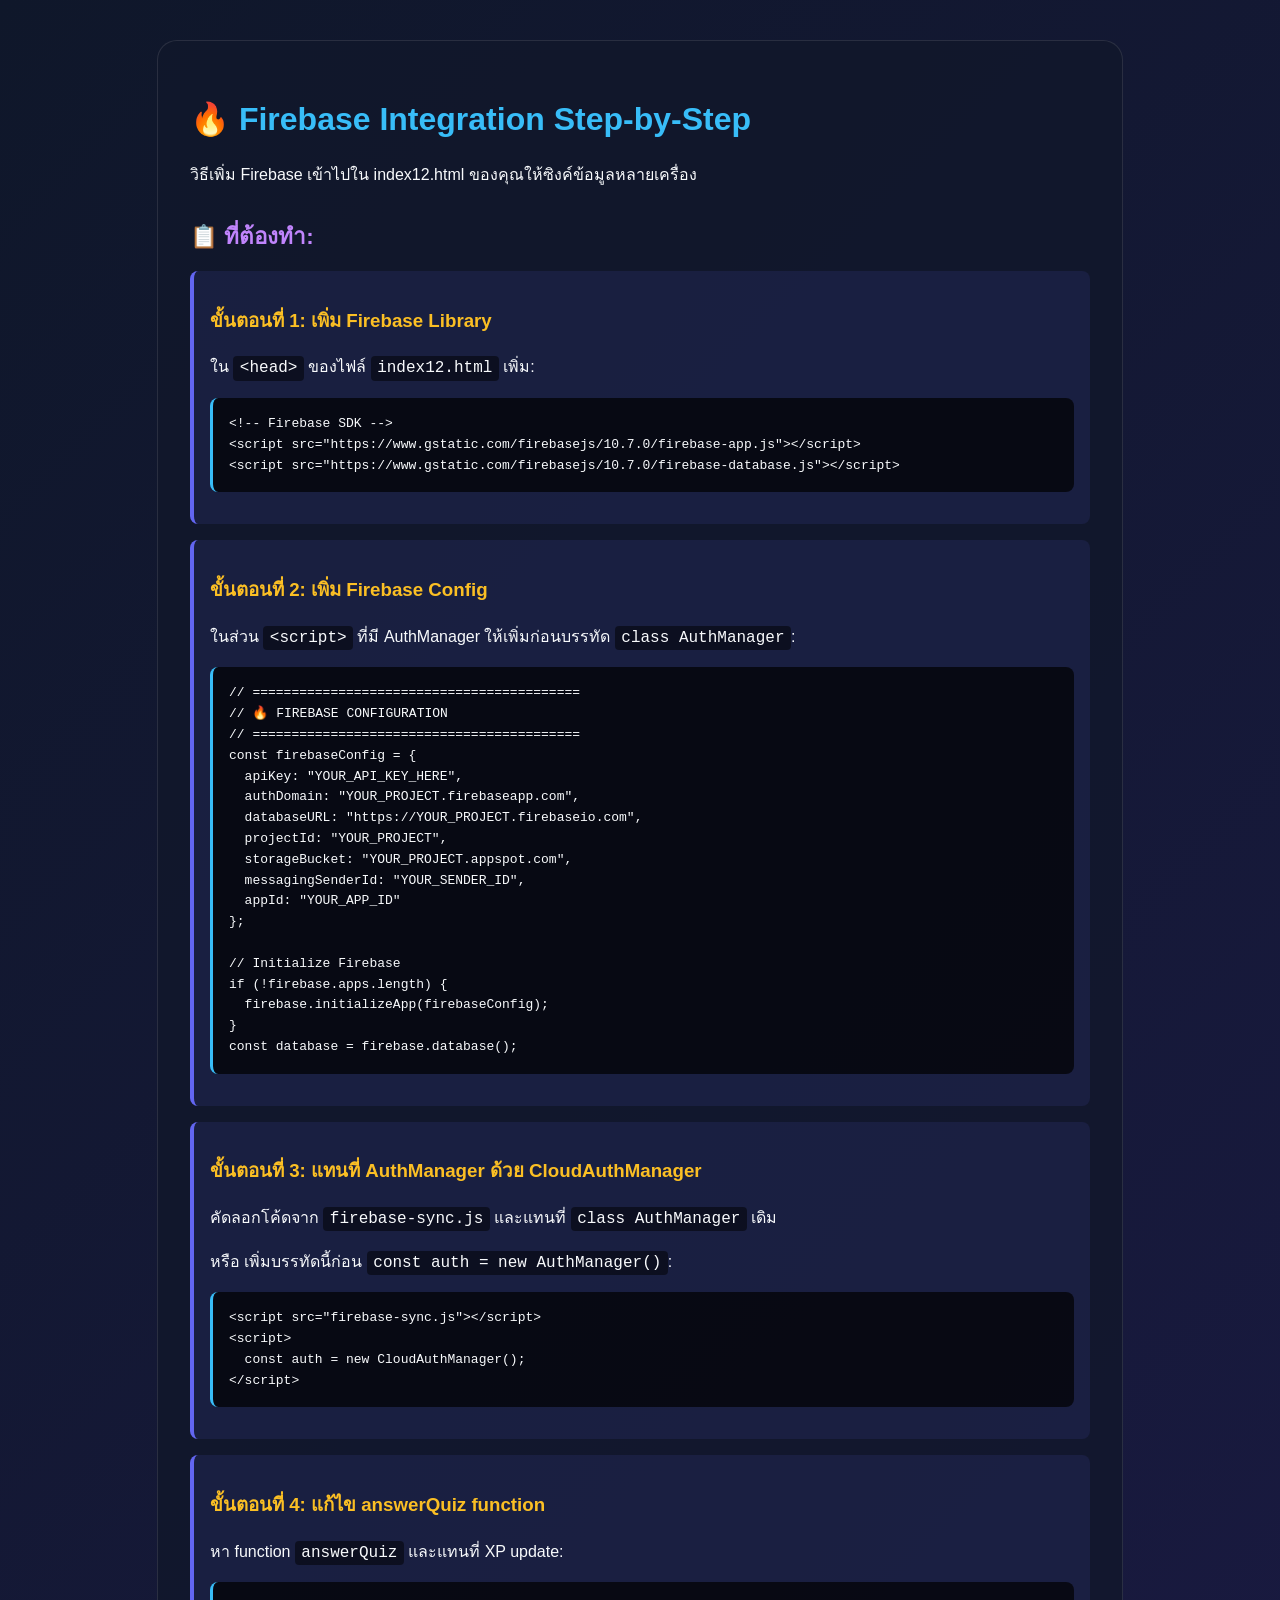
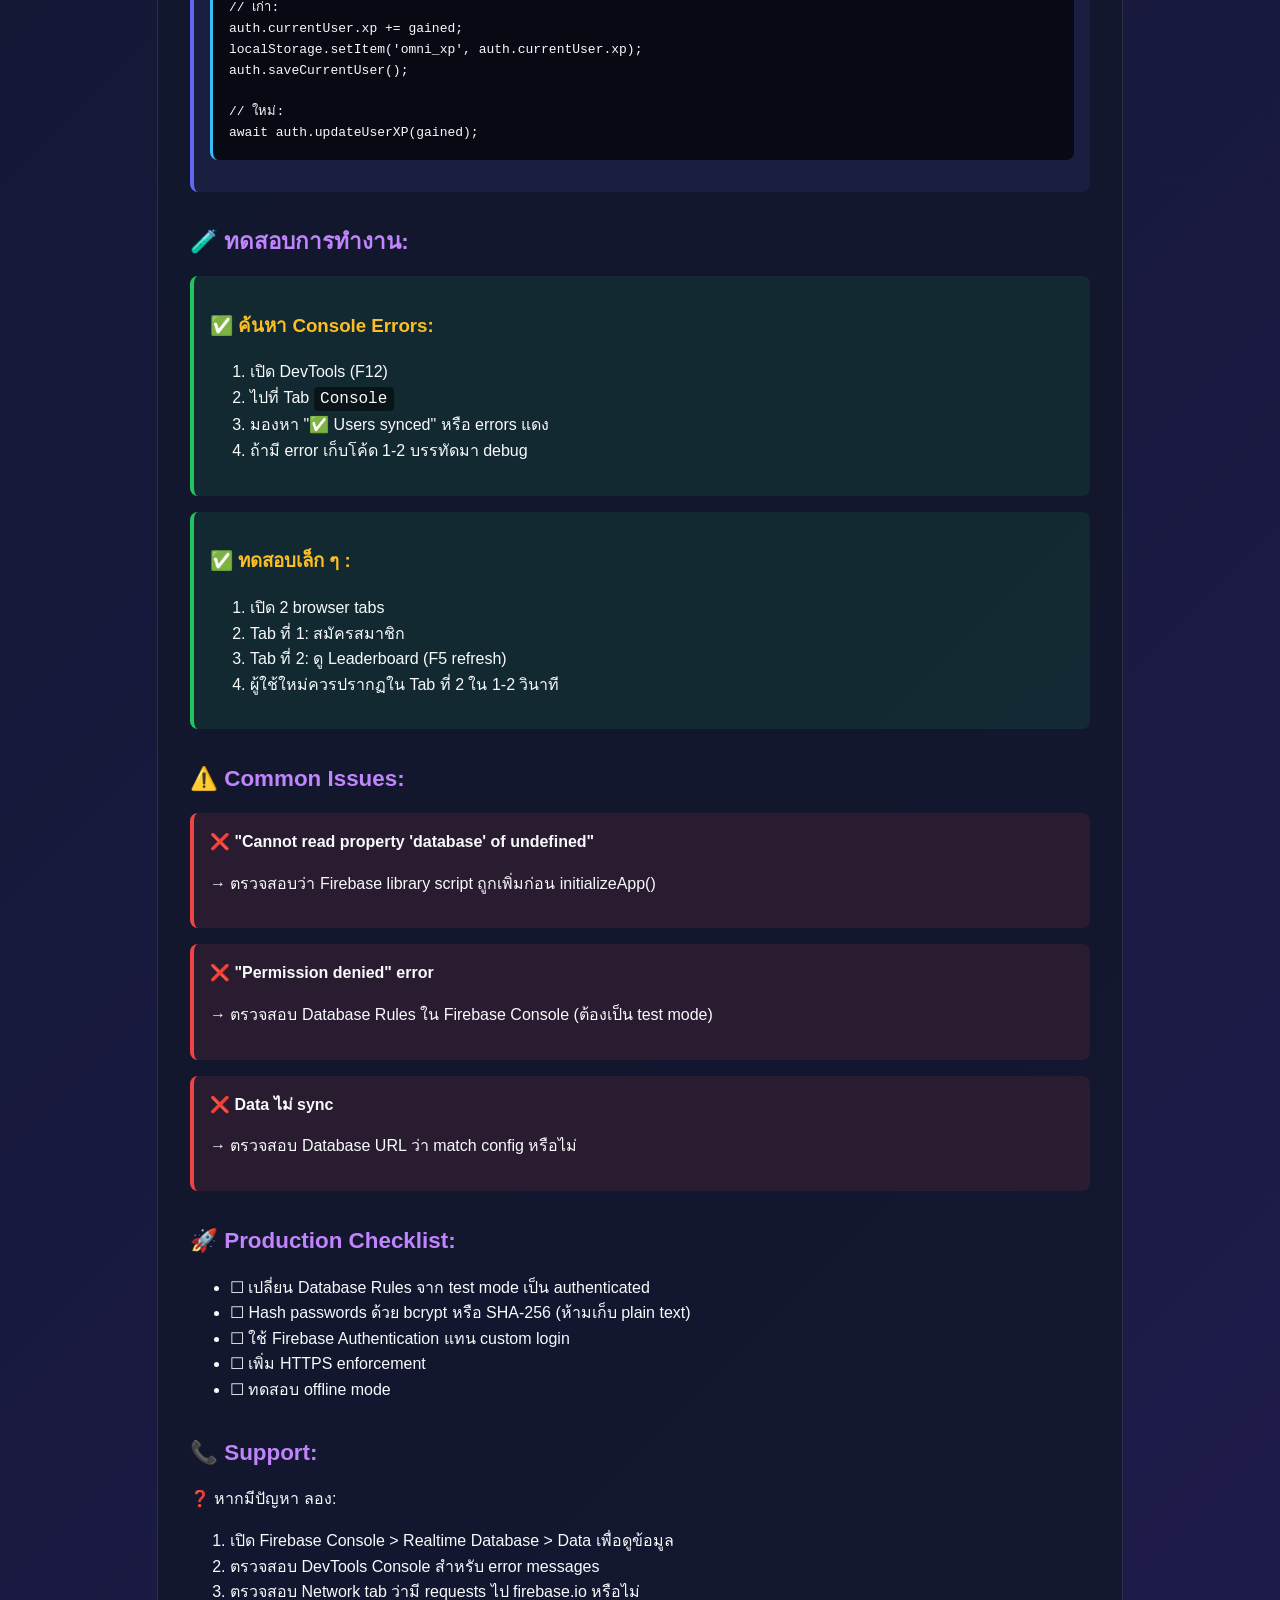
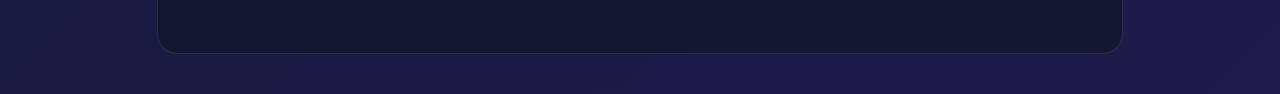
<file: firebase-integration.html>
<!DOCTYPE html>
<html lang="th">
<head>
  <meta charset="UTF-8">
  <meta name="viewport" content="width=device-width, initial-scale=1.0">
  <title>Firebase Integration - How to Add to index12.html</title>
  <style>
    body {
      background: linear-gradient(135deg, #0f172a 0%, #1e1b4b 100%);
      color: #f8fafc;
      font-family: 'Prompt', sans-serif;
      padding: 2rem 1rem;
      line-height: 1.6;
    }
    .container {
      max-width: 900px;
      margin: 0 auto;
      background: rgba(18, 24, 43, 0.82);
      border: 1px solid rgba(255, 255, 255, 0.1);
      border-radius: 20px;
      padding: 2rem;
    }
    h1 { font-size: 2rem; margin-bottom: 1rem; color: #38bdf8; }
    h2 { font-size: 1.4rem; margin-top: 2rem; margin-bottom: 1rem; color: #c084fc; }
    h3 { color: #fbbf24; }
    code {
      background: rgba(0, 0, 0, 0.5);
      padding: 0.2rem 0.4rem;
      border-radius: 4px;
      font-family: 'Courier New', monospace;
    }
    pre {
      background: rgba(0, 0, 0, 0.7);
      padding: 1rem;
      border-radius: 8px;
      overflow-x: auto;
      border-left: 3px solid #38bdf8;
      margin: 1rem 0;
    }
    .step {
      background: rgba(99, 102, 241, 0.1);
      border-left: 4px solid #6366f1;
      padding: 1rem;
      margin: 1rem 0;
      border-radius: 8px;
    }
    .warning {
      background: rgba(239, 68, 68, 0.1);
      border-left: 4px solid #ef4444;
      padding: 1rem;
      margin: 1rem 0;
      border-radius: 8px;
    }
    .success {
      background: rgba(34, 197, 94, 0.1);
      border-left: 4px solid #22c55e;
      padding: 1rem;
      margin: 1rem 0;
      border-radius: 8px;
    }
  </style>
</head>
<body>
  <div class="container">
    <h1>🔥 Firebase Integration Step-by-Step</h1>
    <p>วิธีเพิ่ม Firebase เข้าไปใน index12.html ของคุณให้ซิงค์ข้อมูลหลายเครื่อง</p>

    <h2>📋 ที่ต้องทำ:</h2>

    <div class="step">
      <h3>ขั้นตอนที่ 1: เพิ่ม Firebase Library</h3>
      <p>ใน <code>&lt;head&gt;</code> ของไฟล์ <code>index12.html</code> เพิ่ม:</p>
      <pre>&lt;!-- Firebase SDK --&gt;
&lt;script src="https://www.gstatic.com/firebasejs/10.7.0/firebase-app.js"&gt;&lt;/script&gt;
&lt;script src="https://www.gstatic.com/firebasejs/10.7.0/firebase-database.js"&gt;&lt;/script&gt;</pre>
    </div>

    <div class="step">
      <h3>ขั้นตอนที่ 2: เพิ่ม Firebase Config</h3>
      <p>ในส่วน <code>&lt;script&gt;</code> ที่มี AuthManager ให้เพิ่มก่อนบรรทัด <code>class AuthManager</code>:</p>
      <pre>// ==========================================
// 🔥 FIREBASE CONFIGURATION
// ==========================================
const firebaseConfig = {
  apiKey: "YOUR_API_KEY_HERE",
  authDomain: "YOUR_PROJECT.firebaseapp.com",
  databaseURL: "https://YOUR_PROJECT.firebaseio.com",
  projectId: "YOUR_PROJECT",
  storageBucket: "YOUR_PROJECT.appspot.com",
  messagingSenderId: "YOUR_SENDER_ID",
  appId: "YOUR_APP_ID"
};

// Initialize Firebase
if (!firebase.apps.length) {
  firebase.initializeApp(firebaseConfig);
}
const database = firebase.database();</pre>
    </div>

    <div class="step">
      <h3>ขั้นตอนที่ 3: แทนที่ AuthManager ด้วย CloudAuthManager</h3>
      <p>คัดลอกโค้ดจาก <code>firebase-sync.js</code> และแทนที่ <code>class AuthManager</code> เดิม</p>
      <p>หรือ เพิ่มบรรทัดนี้ก่อน <code>const auth = new AuthManager()</code>:</p>
      <pre>&lt;script src="firebase-sync.js"&gt;&lt;/script&gt;
&lt;script&gt;
  const auth = new CloudAuthManager();
&lt;/script&gt;</pre>
    </div>

    <div class="step">
      <h3>ขั้นตอนที่ 4: แก้ไข answerQuiz function</h3>
      <p>หา function <code>answerQuiz</code> และแทนที่ XP update:</p>
      <pre>// เก่า:
auth.currentUser.xp += gained;
localStorage.setItem('omni_xp', auth.currentUser.xp);
auth.saveCurrentUser();

// ใหม่:
await auth.updateUserXP(gained);</pre>
    </div>

    <h2>🧪 ทดสอบการทำงาน:</h2>

    <div class="success">
      <h3>✅ ค้นหา Console Errors:</h3>
      <ol>
        <li>เปิด DevTools (F12)</li>
        <li>ไปที่ Tab <code>Console</code></li>
        <li>มองหา "✅ Users synced" หรือ errors แดง</li>
        <li>ถ้ามี error เก็บโค้ด 1-2 บรรทัดมา debug</li>
      </ol>
    </div>

    <div class="success">
      <h3>✅ ทดสอบเล็ก ๆ :</h3>
      <ol>
        <li>เปิด 2 browser tabs
        <li>Tab ที่ 1: สมัครสมาชิก
        <li>Tab ที่ 2: ดู Leaderboard (F5 refresh)
        <li>ผู้ใช้ใหม่ควรปรากฏใน Tab ที่ 2 ใน 1-2 วินาที
      </ol>
    </div>

    <h2>⚠️ Common Issues:</h2>

    <div class="warning">
      <strong>❌ "Cannot read property 'database' of undefined"</strong>
      <p>→ ตรวจสอบว่า Firebase library script ถูกเพิ่มก่อน initializeApp()</p>
    </div>

    <div class="warning">
      <strong>❌ "Permission denied" error</strong>
      <p>→ ตรวจสอบ Database Rules ใน Firebase Console (ต้องเป็น test mode)</p>
    </div>

    <div class="warning">
      <strong>❌ Data ไม่ sync</strong>
      <p>→ ตรวจสอบ Database URL ว่า match config หรือไม่</p>
    </div>

    <h2>🚀 Production Checklist:</h2>
    <ul>
      <li>☐ เปลี่ยน Database Rules จาก test mode เป็น authenticated</li>
      <li>☐ Hash passwords ด้วย bcrypt หรือ SHA-256 (ห้ามเก็บ plain text)</li>
      <li>☐ ใช้ Firebase Authentication แทน custom login</li>
      <li>☐ เพิ่ม HTTPS enforcement</li>
      <li>☐ ทดสอบ offline mode</li>
    </ul>

    <h2>📞 Support:</h2>
    <p>❓ หากมีปัญหา ลอง:</p>
    <ol>
      <li>เปิด Firebase Console > Realtime Database > Data เพื่อดูข้อมูล</li>
      <li>ตรวจสอบ DevTools Console สำหรับ error messages</li>
      <li>ตรวจสอบ Network tab ว่ามี requests ไป firebase.io หรือไม่</li>
    </ol>
  </div>
</body>
</html>
</file>
